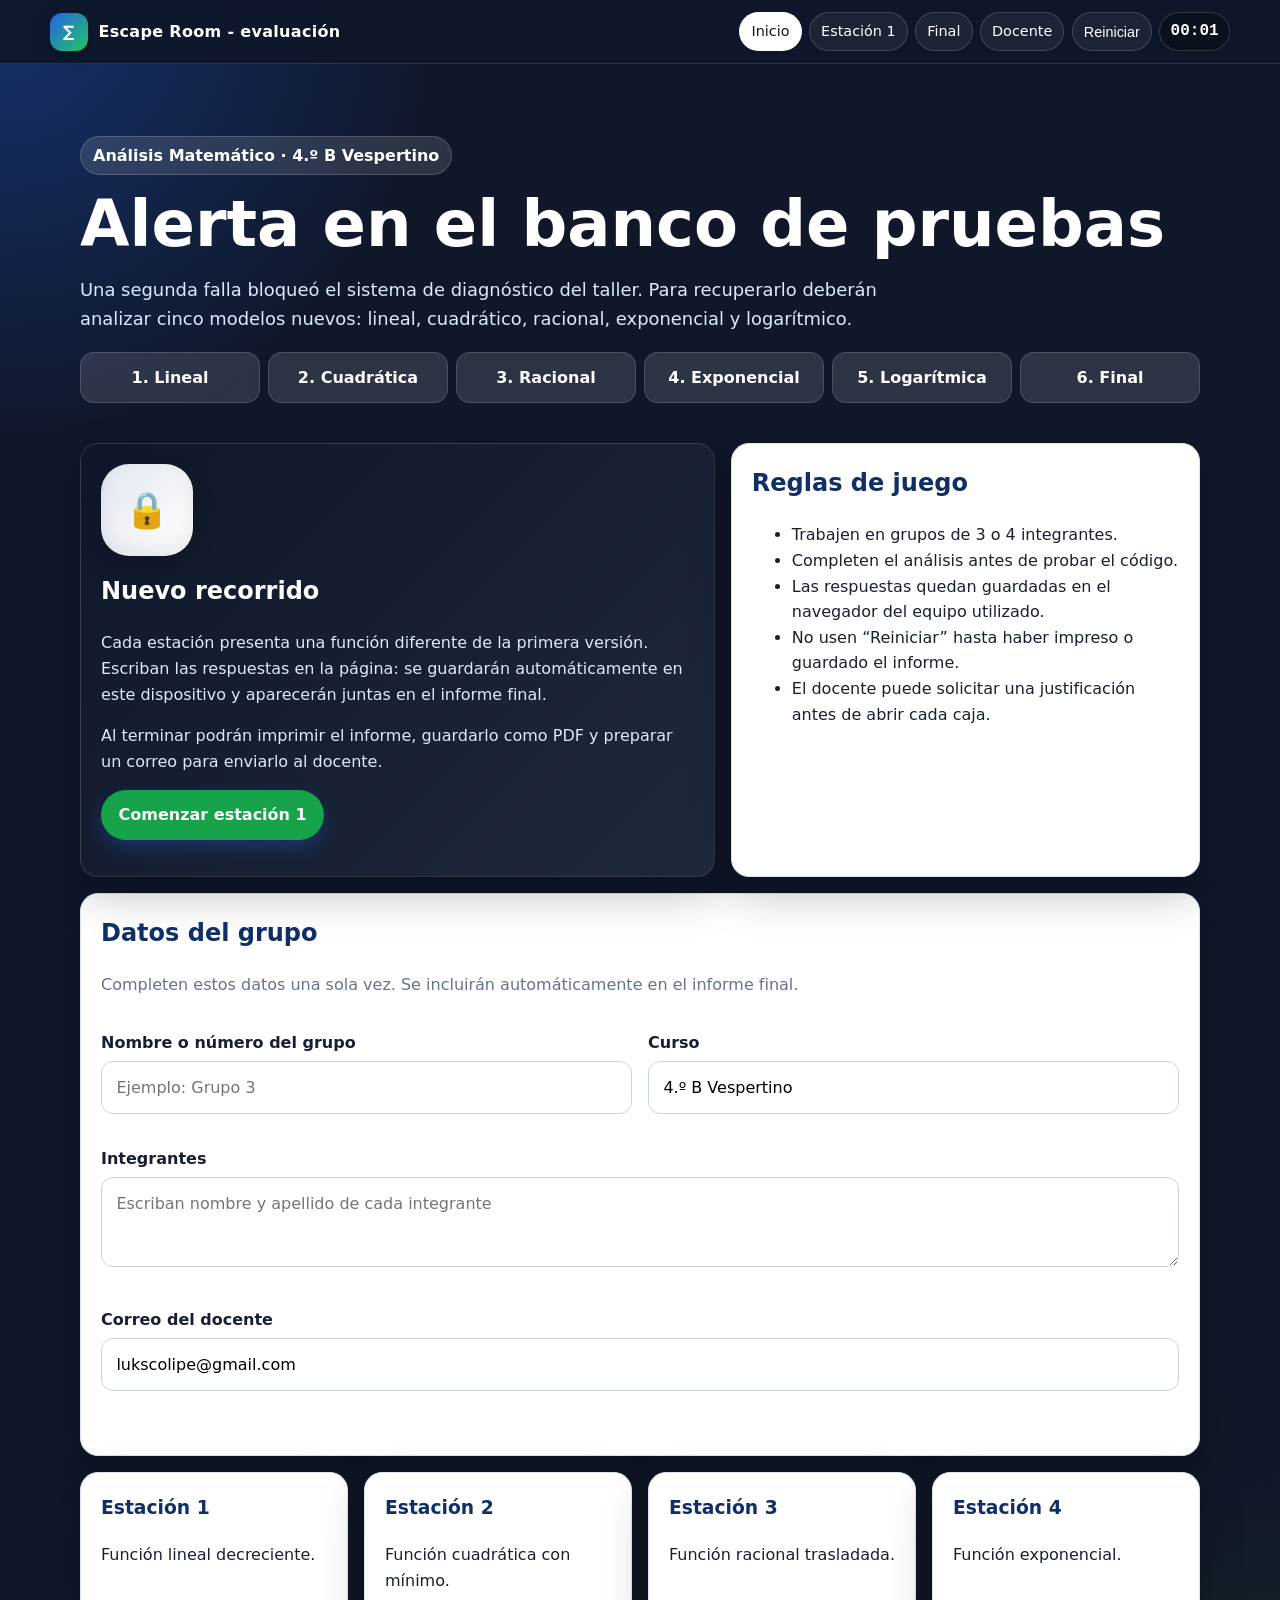
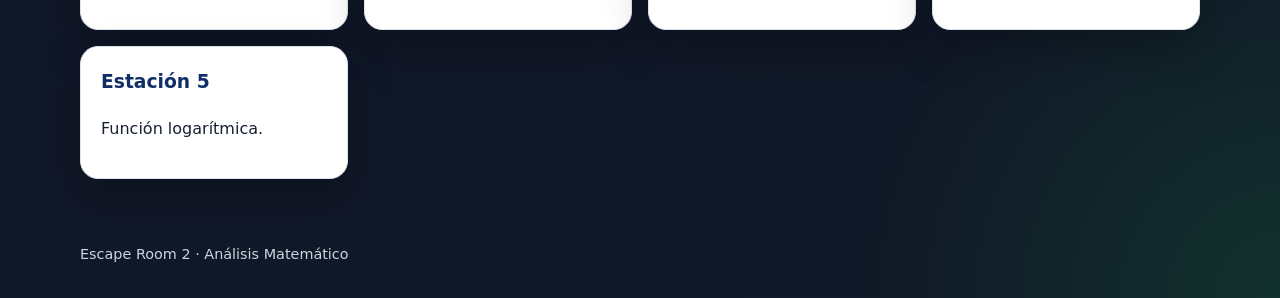
<file: index.html>
<!DOCTYPE html>
<html lang="es-AR">
<head>
  <meta charset="UTF-8" />
  <meta name="viewport" content="width=device-width, initial-scale=1.0" />
  <meta name="description" content="Escape room de análisis de funciones para 4.º año." />
  <title>Escape Room  - Alerta en el banco de pruebas</title>
  <link rel="stylesheet" href="css/estilos.css" />
  <script defer src="js/escape.js"></script>
</head>
<body onload="initEscape('index')">
  <header class="barra-superior">
    <nav class="nav-contenedor">
      <a class="marca" href="index.html"><span class="logo-mini">∑</span><span>Escape Room - evaluación</span></a>
      <div class="menu">
        <a class="activo" href="index.html">Inicio</a>
        <a href="estacion1.html">Estación 1</a>
        <a href="final.html">Final</a>
        <a href="docente.html">Docente</a>
        <button onclick="resetEscape()">Reiniciar</button>
        <span class="timer" data-timer>00:00</span>
      </div>
    </nav>
  </header>

  <main class="contenedor">
    <section class="hero">
      <div class="etiqueta">Análisis Matemático · 4.º B Vespertino</div>
      <h1>Alerta en el banco de pruebas</h1>
      <p>
        Una segunda falla bloqueó el sistema de diagnóstico del taller. Para recuperarlo deberán analizar cinco
        modelos nuevos: lineal, cuadrático, racional, exponencial y logarítmico.
      </p>
      <div class="progreso" data-progress></div>
    </section>

    <section class="grid-dos">
      <article class="tarjeta tarjeta-oscura">
        <div class="candado">🔒</div>
        <h2>Nuevo recorrido</h2>
        <p>
          Cada estación presenta una función diferente de la primera versión. Escriban las respuestas en la página:
          se guardarán automáticamente en este dispositivo y aparecerán juntas en el informe final.
        </p>
        <p>
          Al terminar podrán imprimir el informe, guardarlo como PDF y preparar un correo para enviarlo al docente.
        </p>
        <p><a class="boton verde" href="estacion1.html">Comenzar estación 1</a></p>
      </article>

      <article class="tarjeta">
        <h2>Reglas de juego</h2>
        <ul>
          <li>Trabajen en grupos de 3 o 4 integrantes.</li>
          <li>Completen el análisis antes de probar el código.</li>
          <li>Las respuestas quedan guardadas en el navegador del equipo utilizado.</li>
          <li>No usen “Reiniciar” hasta haber impreso o guardado el informe.</li>
          <li>El docente puede solicitar una justificación antes de abrir cada caja.</li>
        </ul>
      </article>
    </section>

    <section class="tarjeta" style="margin-top:1rem;">
      <h2>Datos del grupo</h2>
      <p class="texto-suave">Completen estos datos una sola vez. Se incluirán automáticamente en el informe final.</p>
      <div class="form-grid">
        <div class="campo">
          <label for="nombreGrupo">Nombre o número del grupo</label>
          <input id="nombreGrupo" type="text" data-save="nombreGrupo" placeholder="Ejemplo: Grupo 3" />
        </div>
        <div class="campo">
          <label for="curso">Curso</label>
          <input id="curso" type="text" data-save="curso" value="4.º B Vespertino" />
        </div>
        <div class="campo campo-ancho">
          <label for="integrantes">Integrantes</label>
          <textarea id="integrantes" data-save="integrantes" placeholder="Escriban nombre y apellido de cada integrante"></textarea>
        </div>
        <div class="campo campo-ancho">
          <label for="correoDocente">Correo del docente</label>
          <input id="correoDocente" type="email" data-save="correoDocente" value="lukscolipe@gmail.com"/> <!-- placeholder="Se usará al preparar el correo final"-->
        </div>
      </div>
      <p id="estadoGuardado" class="guardado" aria-live="polite"></p>
    </section>

    <section class="grid" style="margin-top:1rem;">
      <article class="tarjeta"><h3>Estación 1</h3><p>Función lineal decreciente.</p></article>
      <article class="tarjeta"><h3>Estación 2</h3><p>Función cuadrática con mínimo.</p></article>
      <article class="tarjeta"><h3>Estación 3</h3><p>Función racional trasladada.</p></article>
      <article class="tarjeta"><h3>Estación 4</h3><p>Función exponencial.</p></article>
      <article class="tarjeta"><h3>Estación 5</h3><p>Función logarítmica.</p></article>
    </section>
  </main>

  <footer class="footer">Escape Room 2 · Análisis Matemático</footer>
</body>
</html>
</file>
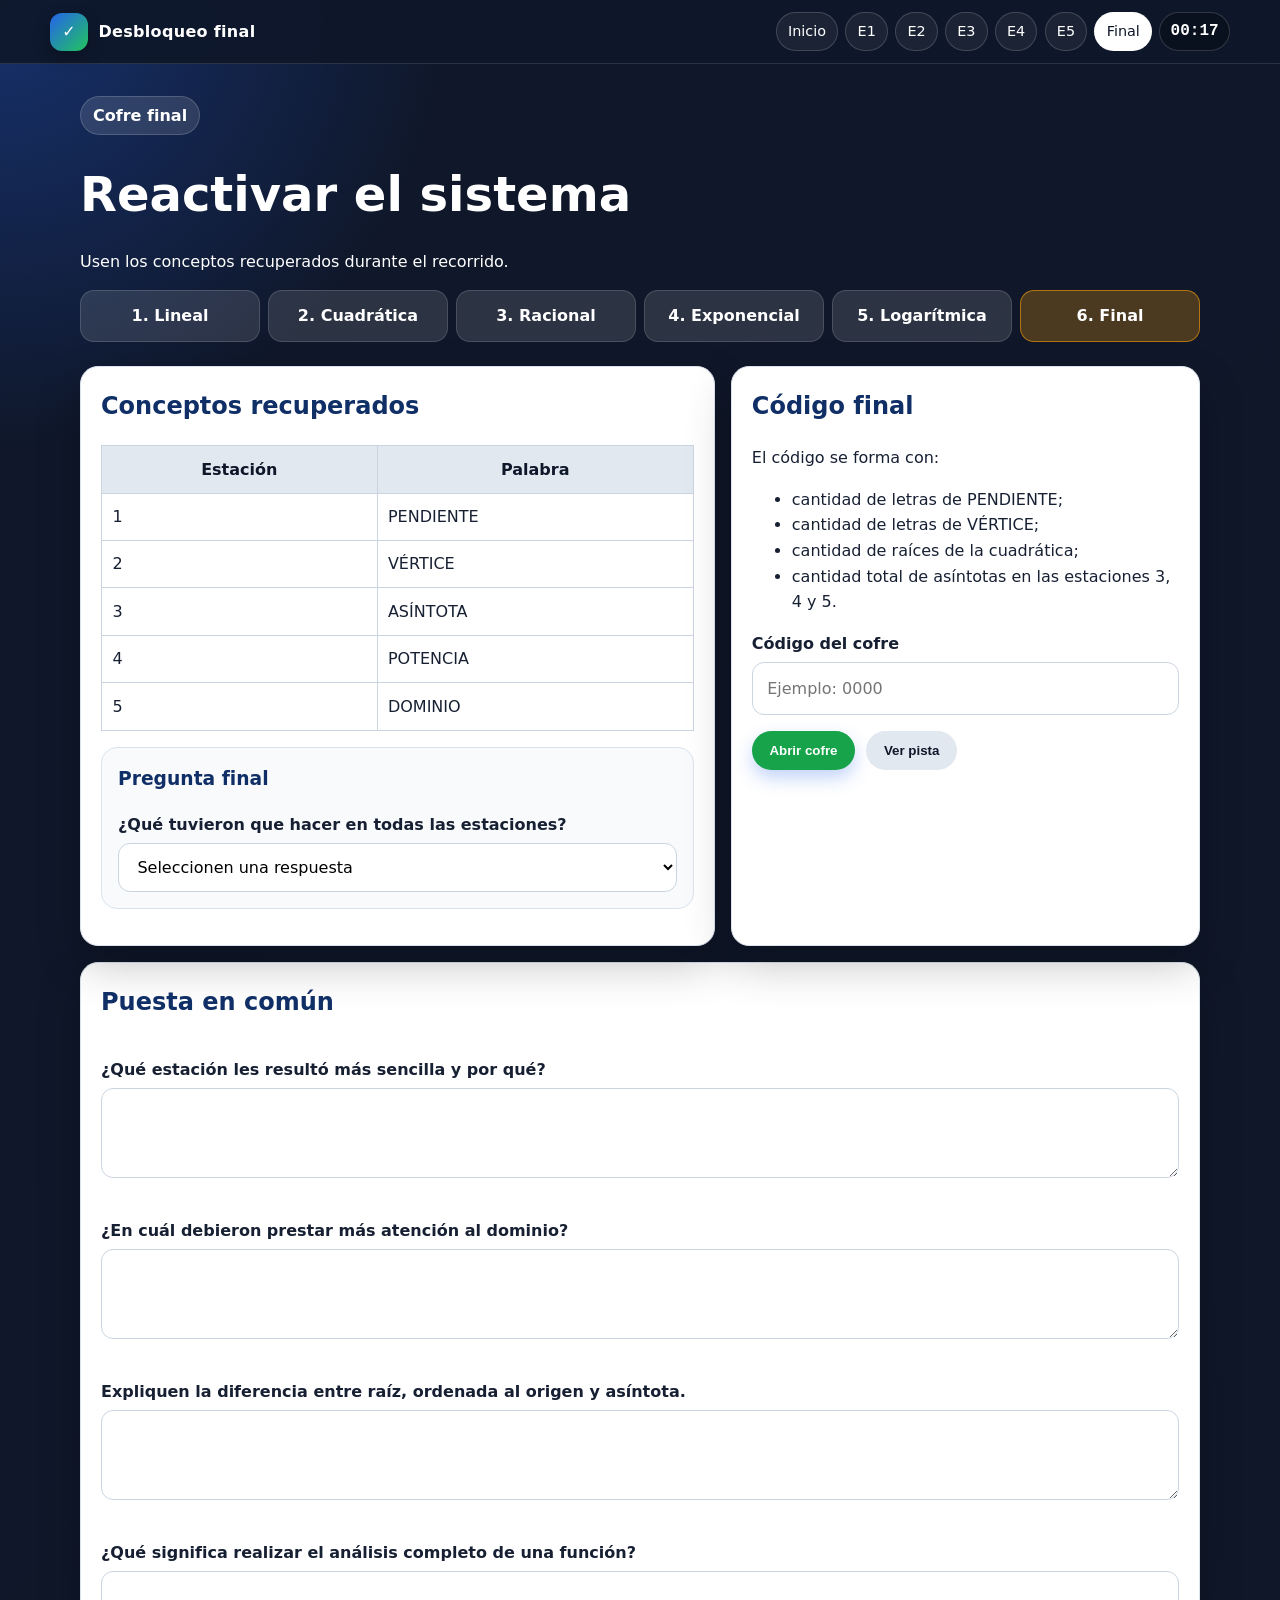
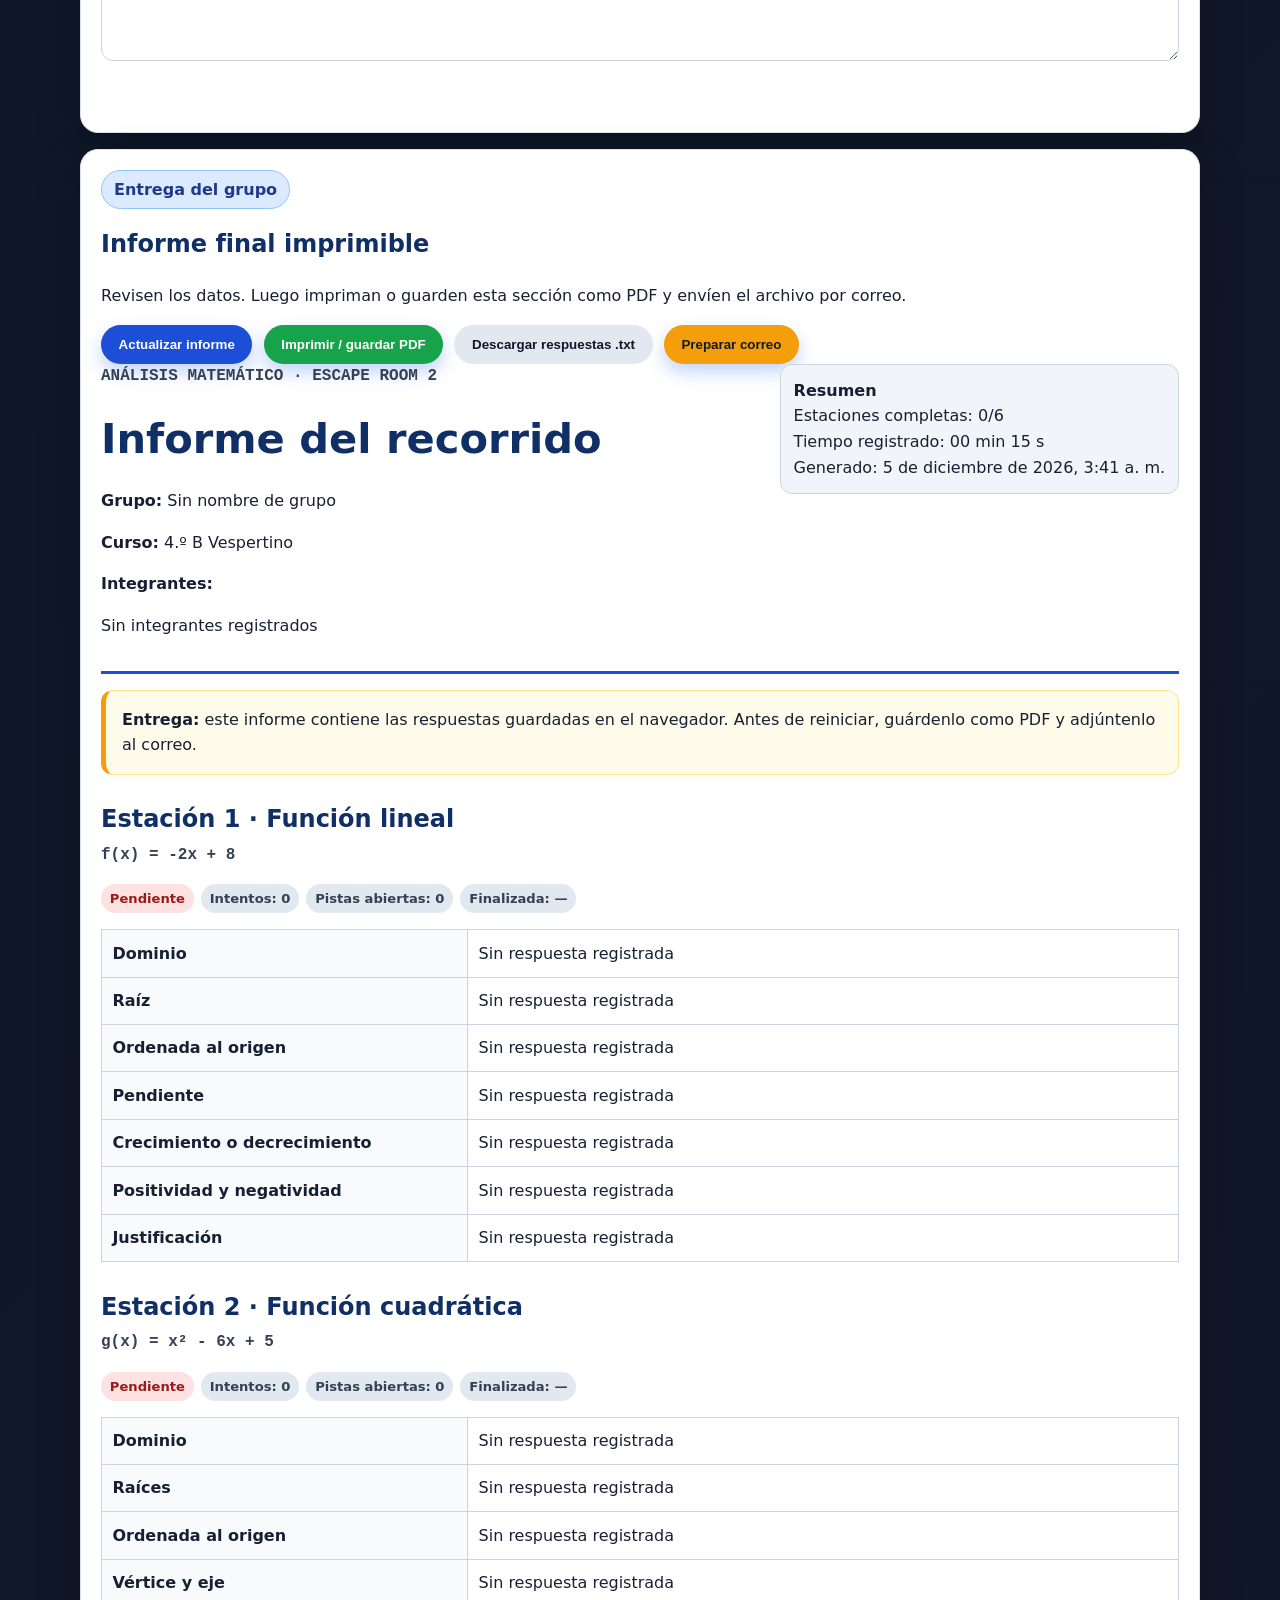
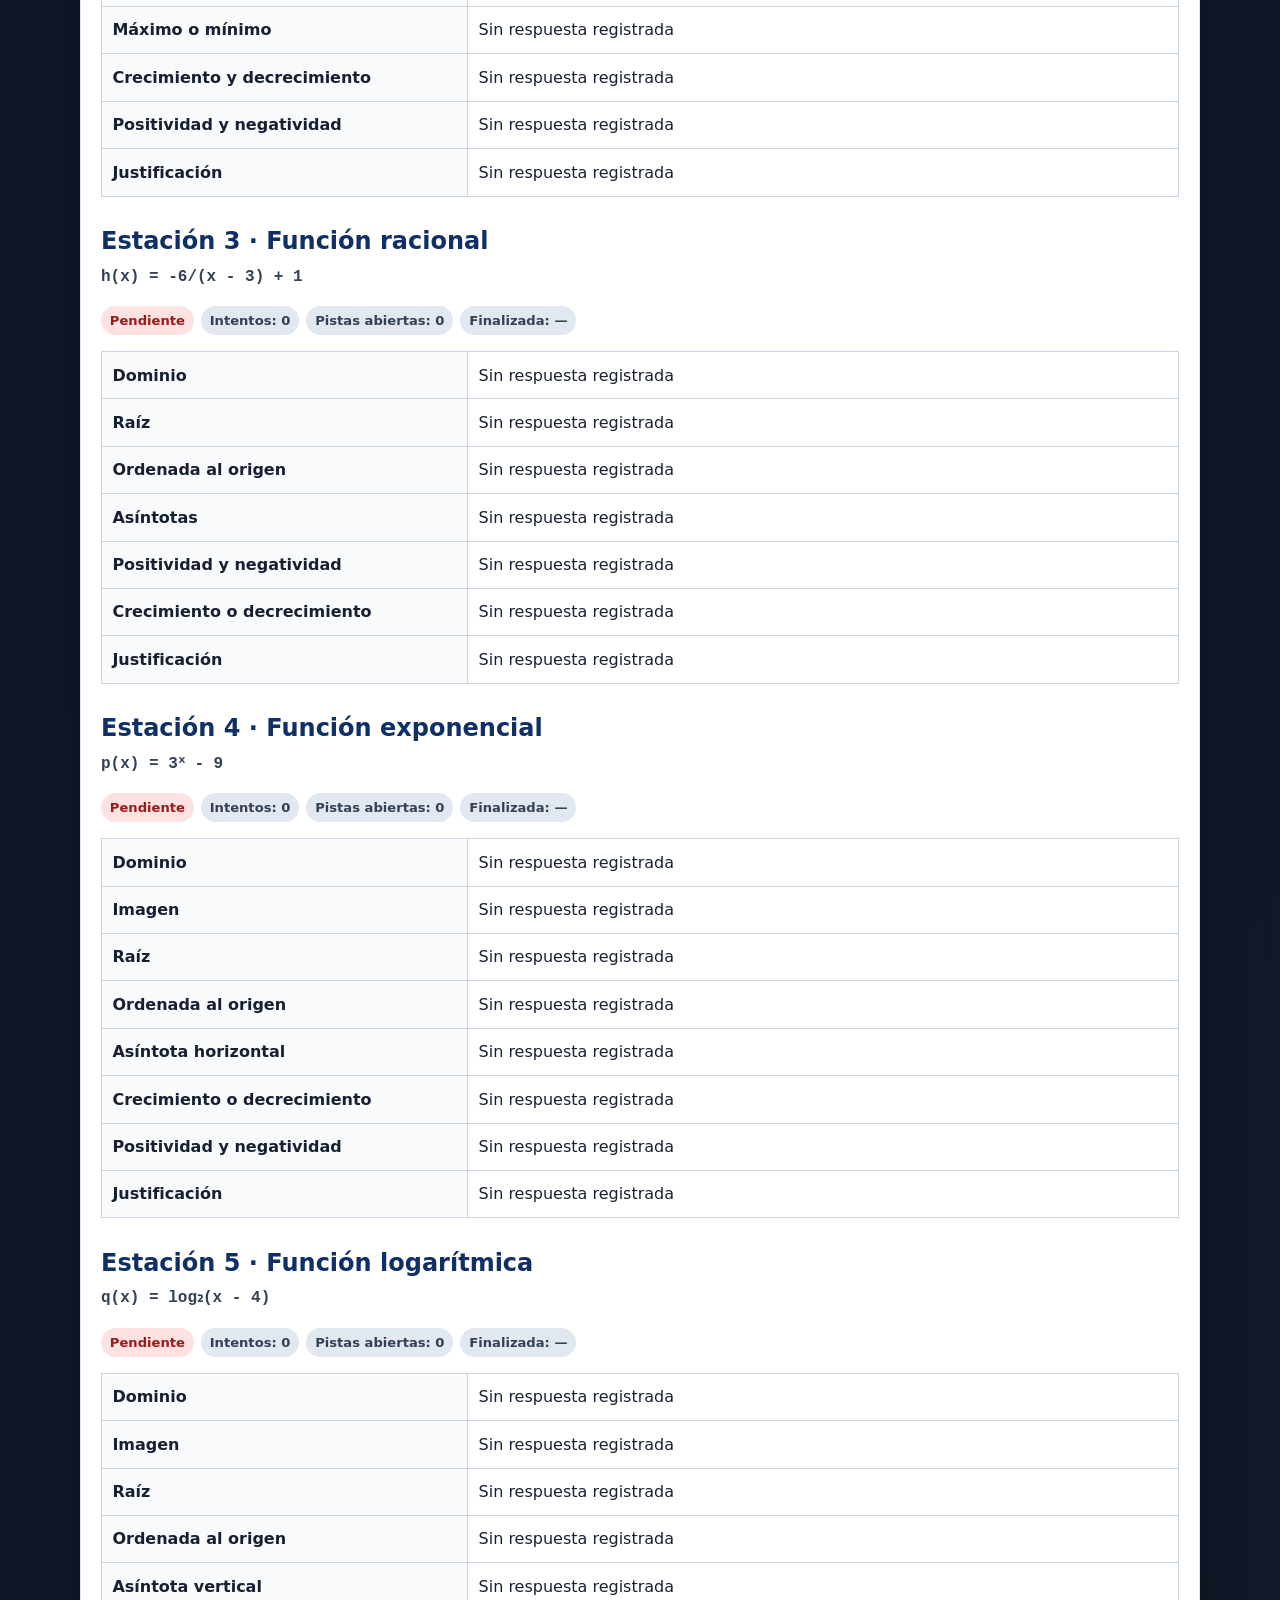
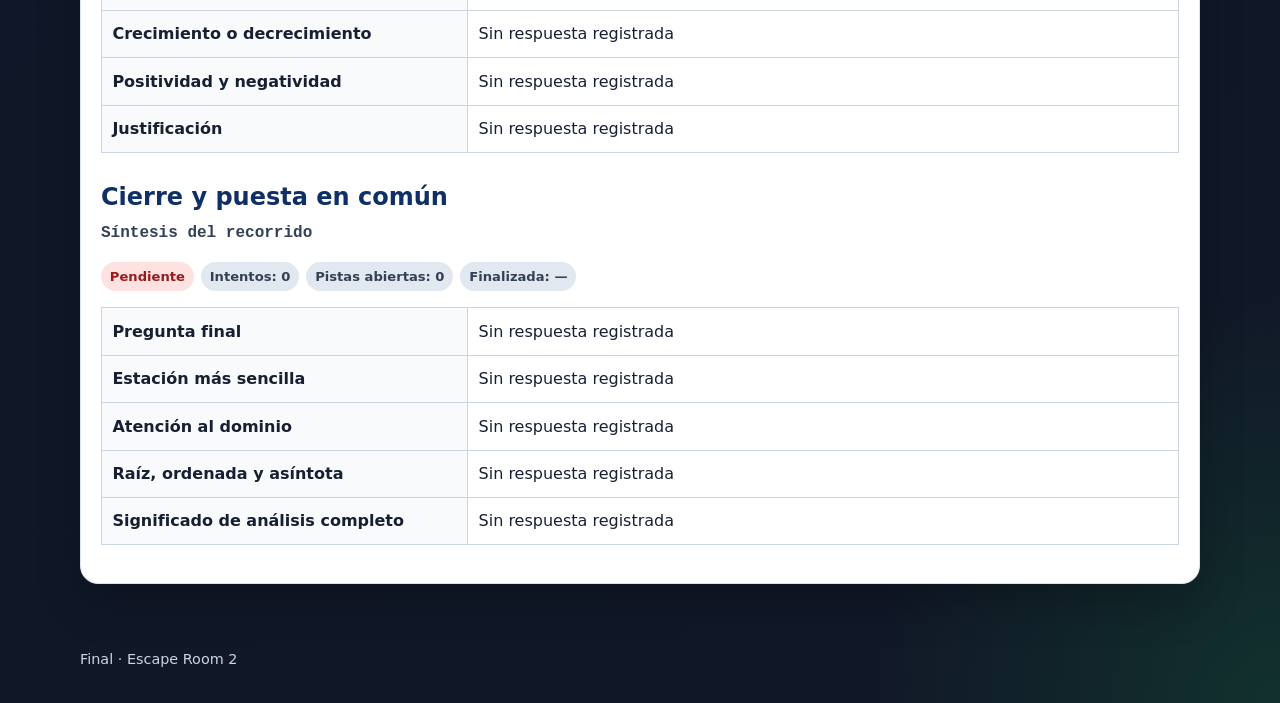
<file: final.html>
<!DOCTYPE html>
<html lang="es-AR">
<head>
  <meta charset="UTF-8" />
  <meta name="viewport" content="width=device-width, initial-scale=1.0" />
  <title>Final - Escape Room 2</title>
  <link rel="stylesheet" href="css/estilos.css" />
  <script defer src="js/escape.js"></script>
</head>
<body onload="initEscape('final')">
<header class="barra-superior no-imprimir"><nav class="nav-contenedor">
  <a class="marca" href="index.html"><span class="logo-mini">✓</span><span>Desbloqueo final</span></a>
  <div class="menu"><a href="index.html">Inicio</a><a href="estacion1.html">E1</a><a href="estacion2.html">E2</a><a href="estacion3.html">E3</a><a href="estacion4.html">E4</a><a href="estacion5.html">E5</a><a class="activo" href="final.html">Final</a><span class="timer" data-timer>00:00</span></div>
</nav></header>

<main class="contenedor">
  <section class="estacion-cabecera no-imprimir"><div class="etiqueta">Cofre final</div><h1>Reactivar el sistema</h1><p>Usen los conceptos recuperados durante el recorrido.</p><div class="progreso" data-progress></div></section>

  <section class="grid-dos no-imprimir">
    <article class="tarjeta">
      <h2>Conceptos recuperados</h2>
      <table><tr><th>Estación</th><th>Palabra</th></tr><tr><td>1</td><td>PENDIENTE</td></tr><tr><td>2</td><td>VÉRTICE</td></tr><tr><td>3</td><td>ASÍNTOTA</td></tr><tr><td>4</td><td>POTENCIA</td></tr><tr><td>5</td><td>DOMINIO</td></tr></table>
      <div class="tarjeta-suave">
        <h3>Pregunta final</h3>
        <label for="final_opcion">¿Qué tuvieron que hacer en todas las estaciones?</label>
        <select id="final_opcion" data-save="final_opcion">
          <option value="">Seleccionen una respuesta</option>
          <option>A. Solo reemplazar valores.</option>
          <option>B. Mirar si la función tenía letras.</option>
          <option>C. Analizar dominio, raíces, signos, crecimiento y comportamiento gráfico.</option>
          <option>D. Copiar fórmulas.</option>
        </select>
      </div>
    </article>

    <article class="tarjeta">
      <h2>Código final</h2>
      <p>El código se forma con:</p>
      <ul><li>cantidad de letras de PENDIENTE;</li><li>cantidad de letras de VÉRTICE;</li><li>cantidad de raíces de la cuadrática;</li><li>cantidad total de asíntotas en las estaciones 3, 4 y 5.</li></ul>
      <div class="campo"><label for="codigo">Código del cofre</label><input id="codigo" type="text" inputmode="numeric" maxlength="4" placeholder="Ejemplo: 0000" /></div>
      <div class="botones"><button class="boton verde" onclick="validateFinal()">Abrir cofre</button><button class="boton secundario" onclick="toggleHint('pistaFinal','final')">Ver pista</button></div>
      <div id="pistaFinal" class="pista">La racional tiene dos asíntotas; la exponencial, una; y la logarítmica, una.</div>
      <div id="resultado" class="mensaje"></div>
    </article>
  </section>

  <section class="tarjeta no-imprimir" style="margin-top:1rem;">
    <h2>Puesta en común</h2>
    <div class="form-grid">
      <div class="campo campo-ancho"><label for="final_facil">¿Qué estación les resultó más sencilla y por qué?</label><textarea id="final_facil" data-save="final_facil"></textarea></div>
      <div class="campo campo-ancho"><label for="final_dominio">¿En cuál debieron prestar más atención al dominio?</label><textarea id="final_dominio" data-save="final_dominio"></textarea></div>
      <div class="campo campo-ancho"><label for="final_diferencias">Expliquen la diferencia entre raíz, ordenada al origen y asíntota.</label><textarea id="final_diferencias" data-save="final_diferencias"></textarea></div>
      <div class="campo campo-ancho"><label for="final_analisis">¿Qué significa realizar el análisis completo de una función?</label><textarea id="final_analisis" data-save="final_analisis"></textarea></div>
    </div>
    <p id="estadoGuardado" class="guardado" aria-live="polite"></p>
  </section>

  <section id="informeCompleto" class="tarjeta informe" style="margin-top:1rem;">
    <div class="no-imprimir">
      <div class="etiqueta etiqueta-azul">Entrega del grupo</div>
      <h2>Informe final imprimible</h2>
      <p>Revisen los datos. Luego impriman o guarden esta sección como PDF y envíen el archivo por correo.</p>
      <div class="botones">
        <button class="boton" onclick="renderReport()">Actualizar informe</button>
        <button class="boton verde" onclick="printReport()">Imprimir / guardar PDF</button>
        <button class="boton secundario" onclick="downloadReport()">Descargar respuestas .txt</button>
        <button class="boton amarillo" onclick="prepareEmail()">Preparar correo</button>
      </div>
      <div id="mensajeInforme" class="mensaje"></div>
    </div>
    <div id="contenidoInforme"></div>
  </section>
</main>
<footer class="footer no-imprimir">Final · Escape Room 2</footer>
</body>
</html>
</file>
<file: css/estilos.css>
/* ==========================================================
   Escape Room - Analisis Matematico 4B Vespertino
   Archivo: css/estilos.css
   Editar aca colores, tamanos, tarjetas, botones y responsive.
   ========================================================== */

:root{
  --fondo:#0f172a;
  --fondo-2:#111827;
  --panel:#ffffff;
  --panel-suave:#f8fafc;
  --texto:#172033;
  --muted:#64748b;
  --azul:#1d4ed8;
  --azul-oscuro:#1e3a8a;
  --verde:#16a34a;
  --rojo:#dc2626;
  --amarillo:#f59e0b;
  --borde:#dbe3ef;
  --sombra:0 18px 45px rgba(0,0,0,.24);
  --radio:18px;
}

*{ box-sizing:border-box; }

html{ scroll-behavior:smooth; }

body{
  margin:0;
  min-height:100vh;
  font-family: system-ui, -apple-system, BlinkMacSystemFont, "Segoe UI", Arial, sans-serif;
  background:
    radial-gradient(circle at top left, rgba(37,99,235,.35), transparent 28rem),
    radial-gradient(circle at bottom right, rgba(22,163,74,.18), transparent 26rem),
    linear-gradient(135deg, var(--fondo), var(--fondo-2));
  color:var(--texto);
  line-height:1.6;
}

/* Barra superior */
.barra-superior{
  position:sticky;
  top:0;
  z-index:50;
  background:rgba(15,23,42,.92);
  backdrop-filter: blur(12px);
  border-bottom:1px solid rgba(255,255,255,.12);
}

.nav-contenedor{
  width:min(1180px,94%);
  margin:auto;
  display:flex;
  align-items:center;
  justify-content:space-between;
  gap:1rem;
  padding:.75rem 0;
}

.marca{
  display:flex;
  align-items:center;
  gap:.65rem;
  color:white;
  text-decoration:none;
  font-weight:800;
  letter-spacing:.02em;
}

.logo-mini{
  width:38px;
  height:38px;
  display:grid;
  place-items:center;
  border-radius:12px;
  background:linear-gradient(135deg, #2563eb, #22c55e);
  box-shadow:0 6px 16px rgba(0,0,0,.25);
}

.menu{
  display:flex;
  flex-wrap:wrap;
  justify-content:flex-end;
  gap:.45rem;
}

.menu a,
.menu button{
  border:1px solid rgba(255,255,255,.16);
  background:rgba(255,255,255,.06);
  color:white;
  text-decoration:none;
  padding:.45rem .7rem;
  border-radius:999px;
  font-size:.9rem;
  cursor:pointer;
}

.menu a:hover,
.menu button:hover,
.menu a.activo{
  background:white;
  color:#0f172a;
}

/* Contenedor principal */
.contenedor{
  width:min(1120px,94%);
  margin:2rem auto 4rem;
}

.hero{
  color:white;
  padding:2.5rem 0 1.5rem;
}

.hero h1{
  font-size:clamp(2rem, 5vw, 4.2rem);
  line-height:1.05;
  margin:0 0 1rem;
}

.hero p{
  max-width:850px;
  font-size:1.12rem;
  color:#dbeafe;
}

.etiqueta{
  display:inline-flex;
  align-items:center;
  gap:.45rem;
  background:rgba(255,255,255,.12);
  color:white;
  border:1px solid rgba(255,255,255,.16);
  padding:.35rem .75rem;
  border-radius:999px;
  font-weight:700;
  margin-bottom:1rem;
}

.grid{
  display:grid;
  grid-template-columns:repeat(auto-fit, minmax(250px, 1fr));
  gap:1rem;
}

.grid-dos{
  display:grid;
  grid-template-columns:1.15fr .85fr;
  gap:1rem;
}

.tarjeta,
.panel{
  background:var(--panel);
  border:1px solid var(--borde);
  border-radius:var(--radio);
  box-shadow:var(--sombra);
  padding:1.25rem;
}

.tarjeta h2,
.tarjeta h3,
.panel h2,
.panel h3{
  margin-top:0;
  color:#0f2f66;
}

.tarjeta-suave{
  background:var(--panel-suave);
  border:1px solid var(--borde);
  border-radius:16px;
  padding:1rem;
  margin:1rem 0;
}

.tarjeta-oscura{
  background:linear-gradient(135deg, #0f172a, #1e293b);
  color:white;
  border:1px solid rgba(255,255,255,.12);
}

.tarjeta-oscura h2,
.tarjeta-oscura h3{ color:white; }
.tarjeta-oscura p{ color:#dbeafe; }

.codigo{
  font-family:"Courier New", monospace;
  font-size:1.1rem;
  background:#e0f2fe;
  color:#0c4a6e;
  padding:.1rem .35rem;
  border-radius:6px;
  font-weight:800;
}

.formula{
  background:#f1f5f9;
  border:1px solid #dbe3ef;
  border-radius:14px;
  padding:1rem;
  margin:1rem 0;
  overflow:auto;
}

/* Progreso */
.progreso{
  display:flex;
  gap:.5rem;
  flex-wrap:wrap;
  margin:1rem 0;
}

.paso{
  flex:1 1 130px;
  border-radius:14px;
  padding:.75rem;
  background:rgba(255,255,255,.12);
  color:white;
  border:1px solid rgba(255,255,255,.14);
  text-align:center;
  font-weight:700;
}

.paso.completo{
  background:rgba(34,197,94,.28);
  border-color:rgba(34,197,94,.55);
}

.paso.actual{
  background:rgba(245,158,11,.26);
  border-color:rgba(245,158,11,.6);
}

/* Formularios y botones */
.campo{
  margin:1rem 0;
}

label{
  display:block;
  font-weight:700;
  margin-bottom:.35rem;
}

input[type="text"],
input[type="password"],
select,
textarea{
  width:100%;
  padding:.8rem .9rem;
  border-radius:12px;
  border:1px solid #cbd5e1;
  font:inherit;
  background:white;
}

textarea{
  min-height:90px;
  resize:vertical;
}

.boton,
button.boton{
  display:inline-flex;
  align-items:center;
  justify-content:center;
  gap:.45rem;
  border:0;
  border-radius:999px;
  padding:.75rem 1.1rem;
  background:var(--azul);
  color:white;
  font-weight:800;
  text-decoration:none;
  cursor:pointer;
  box-shadow:0 8px 18px rgba(37,99,235,.28);
}

.boton:hover{ background:var(--azul-oscuro); }

.boton.secundario{
  background:#e2e8f0;
  color:#0f172a;
  box-shadow:none;
}

.boton.verde{ background:var(--verde); }
.boton.rojo{ background:var(--rojo); }
.boton.amarillo{ background:var(--amarillo); color:#111827; }

.botones{
  display:flex;
  flex-wrap:wrap;
  gap:.7rem;
  margin-top:1rem;
}

.mensaje{
  display:none;
  margin-top:1rem;
  border-radius:14px;
  padding:1rem;
  font-weight:700;
}

.mensaje.ok{
  display:block;
  background:#dcfce7;
  color:#14532d;
  border:1px solid #86efac;
}

.mensaje.error{
  display:block;
  background:#fee2e2;
  color:#7f1d1d;
  border:1px solid #fecaca;
}

.mensaje.info{
  display:block;
  background:#e0f2fe;
  color:#075985;
  border:1px solid #bae6fd;
}

.pista{
  display:none;
  margin-top:.7rem;
  border-left:5px solid var(--amarillo);
  background:#fffbeb;
  padding:.85rem 1rem;
  border-radius:12px;
}

.pista.visible{ display:block; }

/* Tablas */
table{
  width:100%;
  border-collapse:collapse;
  margin:1rem 0;
  background:white;
}

th,td{
  border:1px solid #cbd5e1;
  padding:.65rem;
  vertical-align:top;
}

th{
  background:#e2e8f0;
  color:#0f172a;
}

/* Estaciones */
.estacion-cabecera{
  color:white;
  margin:1.5rem 0;
}

.estacion-cabecera h1{
  font-size:clamp(1.8rem, 4vw, 3rem);
  margin:.3rem 0;
}

.lista-analisis li{
  margin:.35rem 0;
}

.opciones{
  display:grid;
  grid-template-columns:repeat(auto-fit, minmax(220px, 1fr));
  gap:.7rem;
  margin:1rem 0;
}

.opcion{
  border:1px solid #cbd5e1;
  border-radius:14px;
  padding:.8rem;
  background:#f8fafc;
}

.opcion input{ margin-right:.35rem; }

.candado{
  display:grid;
  place-items:center;
  width:92px;
  height:92px;
  border-radius:28px;
  background:linear-gradient(135deg, #e2e8f0, #ffffff);
  box-shadow:inset 0 -8px 18px rgba(15,23,42,.08), 0 10px 22px rgba(0,0,0,.18);
  font-size:2.2rem;
  margin-bottom:1rem;
}

.timer{
  color:white;
  font-family:"Courier New", monospace;
  font-weight:900;
  background:rgba(0,0,0,.25);
  padding:.35rem .65rem;
  border-radius:999px;
  border:1px solid rgba(255,255,255,.16);
}

.palabra{
  font-size:clamp(1.8rem, 5vw, 3.8rem);
  font-weight:950;
  letter-spacing:.08em;
  color:#14532d;
  text-align:center;
  padding:1rem;
  background:#dcfce7;
  border:2px dashed #16a34a;
  border-radius:18px;
}

.footer{
  width:min(1120px,94%);
  margin:2rem auto;
  color:#cbd5e1;
  font-size:.9rem;
}

.oculto{ display:none !important; }

/* Impresion de la pagina */
@media print{
  body{ background:white; color:black; }
  .barra-superior,.botones,.timer,.footer{ display:none !important; }
  .contenedor{ width:100%; margin:0; }
  .tarjeta,.panel{ box-shadow:none; border:1px solid #999; break-inside:avoid; }
}

@media (max-width:820px){
  .nav-contenedor{ align-items:flex-start; flex-direction:column; }
  .menu{ justify-content:flex-start; }
  .grid-dos{ grid-template-columns:1fr; }
  .contenedor{ margin-top:1rem; }
}

/* ==========================================================
   Escape Room 2 - formularios persistentes e informe final
   ========================================================== */

input[type="email"]{
  width:100%;
  padding:.8rem .9rem;
  border-radius:12px;
  border:1px solid #cbd5e1;
  font:inherit;
  background:white;
}

.form-grid{
  display:grid;
  grid-template-columns:repeat(2,minmax(0,1fr));
  gap:0 1rem;
}

.campo-ancho{ grid-column:1 / -1; }

.texto-suave{ color:var(--muted); }
.texto-error{ color:var(--rojo); font-weight:700; }

.guardado{
  min-height:1.4rem;
  margin:.35rem 0 0;
  color:#166534;
  font-size:.92rem;
  font-weight:700;
}

.etiqueta-azul{
  color:#1e3a8a;
  background:#dbeafe;
  border-color:#93c5fd;
}

.informe{
  background:#fff;
}

.informe-portada{
  display:grid;
  grid-template-columns:1fr auto;
  gap:1rem;
  align-items:start;
  border-bottom:3px solid #1d4ed8;
  padding-bottom:1rem;
  margin-bottom:1rem;
}

.informe-portada h1{
  margin:.2rem 0;
  color:#0f2f66;
  font-size:clamp(1.7rem,4vw,2.6rem);
}

.informe-meta{
  min-width:210px;
  background:#f1f5f9;
  border:1px solid #cbd5e1;
  border-radius:12px;
  padding:.8rem;
}

.informe-seccion{
  margin:1.1rem 0;
  padding-top:.5rem;
  break-inside:auto;
}

.informe-seccion h2{
  margin-bottom:.25rem;
  color:#0f2f66;
}

.informe-funcion{
  margin-top:0;
  font-family:"Courier New",monospace;
  font-weight:800;
  color:#334155;
}

.resumen-estacion{
  display:flex;
  flex-wrap:wrap;
  gap:.45rem;
  margin:.5rem 0;
}

.insignia{
  display:inline-block;
  padding:.25rem .55rem;
  border-radius:999px;
  background:#e2e8f0;
  color:#334155;
  font-size:.82rem;
  font-weight:800;
}

.insignia.ok{ background:#dcfce7; color:#166534; }
.insignia.pendiente{ background:#fee2e2; color:#991b1b; }

.tabla-respuestas td:first-child{
  width:34%;
  font-weight:800;
  background:#f8fafc;
}

.respuesta-valor{
  white-space:pre-wrap;
  overflow-wrap:anywhere;
}

.aviso-entrega{
  background:#fffbeb;
  border:1px solid #fde68a;
  border-left:5px solid #f59e0b;
  border-radius:12px;
  padding:1rem;
  margin:1rem 0;
}

@media (max-width:700px){
  .form-grid{ grid-template-columns:1fr; }
  .campo-ancho{ grid-column:auto; }
  .informe-portada{ grid-template-columns:1fr; }
  .informe-meta{ min-width:0; }
}

@page{
  size:A4;
  margin:12mm;
}

@media print{
  .no-imprimir,
  .informe > .no-imprimir{ display:none !important; }

  body.imprimir-informe main > *:not(#informeCompleto){ display:none !important; }
  body.imprimir-informe #informeCompleto{ display:block !important; margin:0; padding:0; border:0; break-inside:auto; }
  body.imprimir-informe .contenedor{ width:100%; margin:0; }
  body.imprimir-informe .informe-portada{ break-inside:avoid; }
  body.imprimir-informe .informe-seccion{ break-before:auto; }
  body.imprimir-informe table{ font-size:10.5pt; }
  body.imprimir-informe th,
  body.imprimir-informe td{ padding:.45rem; }
}
</file>
